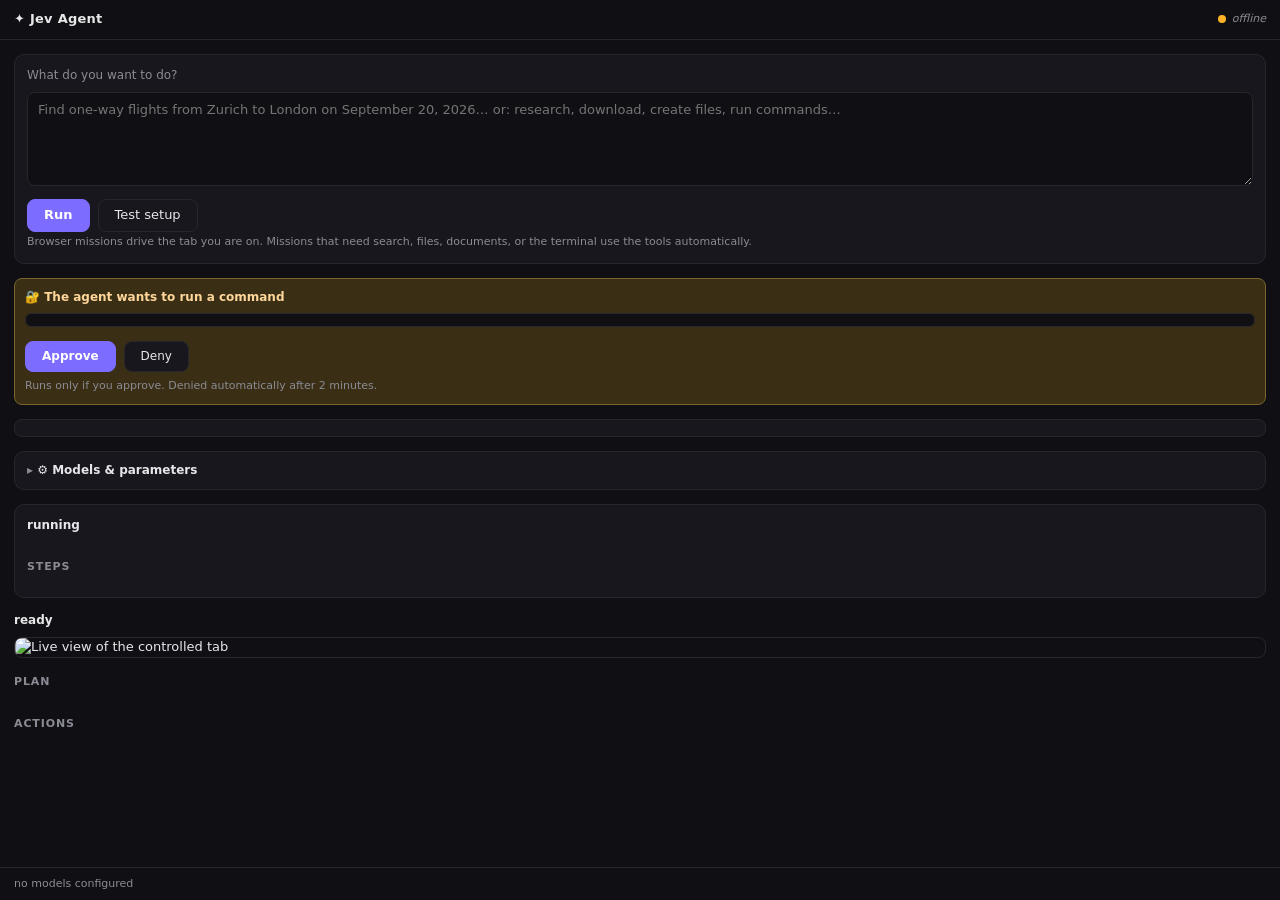
<file: extension/sidebar/sidebar.html>
<!doctype html>
<html lang="en">
  <head>
    <meta charset="utf-8" />
    <meta name="viewport" content="width=device-width,initial-scale=1" />
    <link rel="stylesheet" href="sidebar.css" />
  </head>
  <body>
    <header>
      <span class="brand">✦ Jev Agent</span>
      <span class="connection" id="connection"><i></i><em>offline</em></span>
    </header>

    <main>
      <section class="composer">
        <label for="goal">What do you want to do?</label>
        <textarea id="goal" rows="4" placeholder="Find one-way flights from Zurich to London on September 20, 2026… or: research, download, create files, run commands…"></textarea>
        <div class="row">
          <button id="run" class="primary">Run</button>
          <button id="stop" hidden>Stop</button>
          <button id="check" title="Check every model connection and show the exact error if one fails">Test setup</button>
        </div>
        <span class="hint">Browser missions drive the tab you are on. Missions that need search, files, documents, or the terminal use the tools automatically.</span>
      </section>

      <div id="approval" role="alert" hidden>
        <div class="approval-title">🔐 The agent wants to run a command</div>
        <code id="approval-command"></code>
        <div class="row">
          <button id="approval-yes" class="primary">Approve</button>
          <button id="approval-no">Deny</button>
        </div>
        <span class="hint">Runs only if you approve. Denied automatically after 2 minutes.</span>
      </div>

      <div id="error" role="alert" hidden></div>
      <div id="providers" class="providers" hidden></div>

      <details id="models-panel" class="panel">
        <summary>⚙️ Models &amp; parameters</summary>
        <div class="presets-label hint">Presets (apply to every role):</div>
        <div class="presets" id="presets"></div>
        <div class="presets-label hint">Profiles (click to apply, × to delete):</div>
        <div class="presets" id="profiles"></div>
        <div class="row profile-row">
          <input type="text" id="profile-name" placeholder="profile name…" maxlength="40" />
          <button id="profile-save" title="Save the current models and parameters under this name">Save</button>
        </div>
        <div id="model-roles"></div>
        <div class="row">
          <button id="refresh-models" title="Fetch the live model list from every provider">Refresh catalogue</button>
          <span class="hint" id="registry-status"></span>
        </div>
      </details>

      <section id="task" hidden>
        <div class="status-line">
          <span id="task-status">running</span>
          <span id="task-meta"></span>
        </div>
        <div id="task-skills" class="chips"></div>
        <div id="thinking" class="thinking" hidden></div>
        <h3>Steps</h3>
        <div id="task-log" class="task-log"></div>
        <div id="task-final" class="final" hidden></div>
      </section>

      <section id="live" hidden>
        <div class="status-line">
          <span id="status">ready</span>
          <span id="step-count"></span>
        </div>
        <img id="screenshot" alt="Live view of the controlled tab" />
        <h3>Plan</h3>
        <ol id="plan" class="plan"></ol>
        <h3>Actions</h3>
        <div id="history" class="history"></div>
      </section>
    </main>

    <footer id="models">no models configured</footer>
    <script src="sidebar.js"></script>
  </body>
</html>
</file>
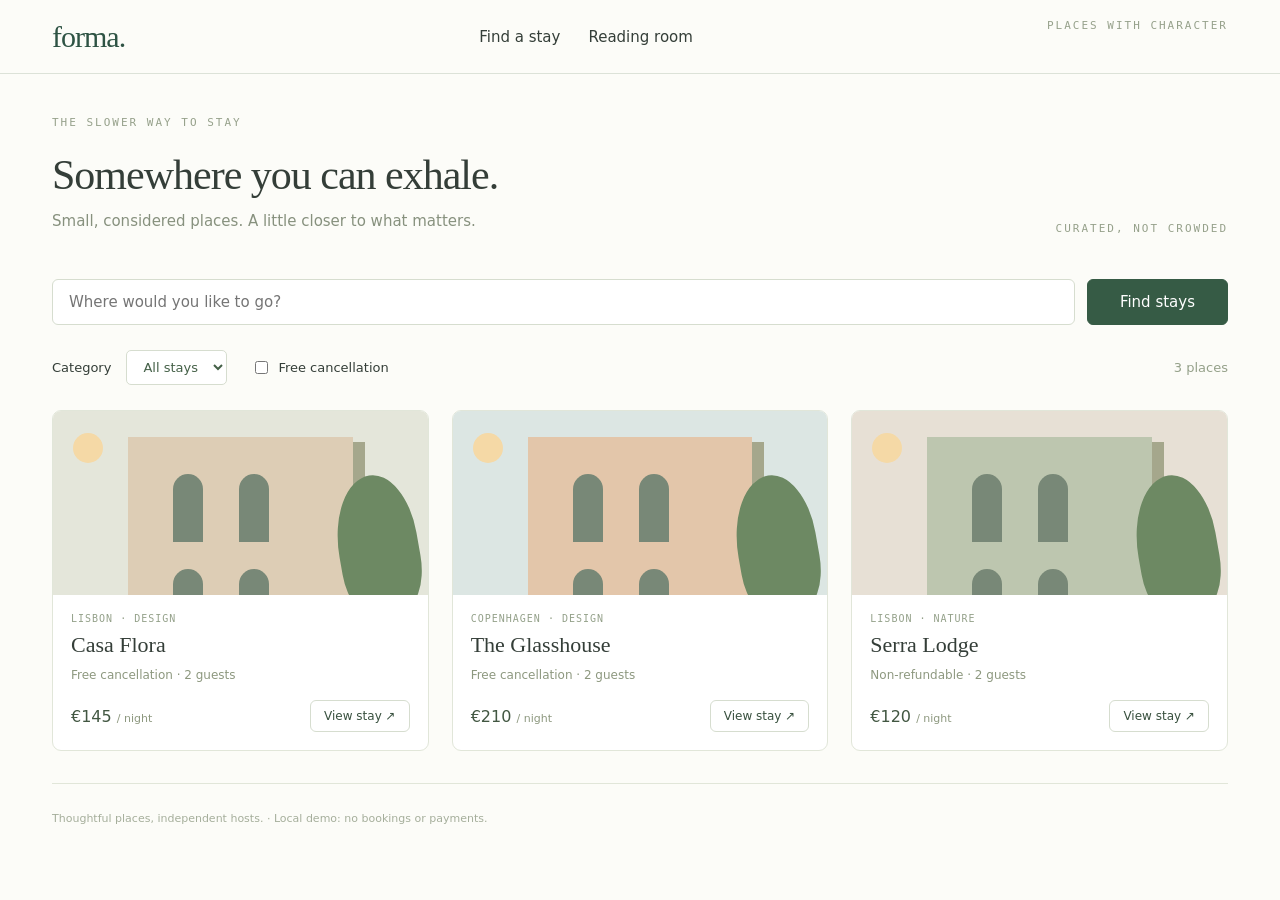
<file: jev_ultrafast/static/fixture.html>
<!doctype html>
<html lang="en">
  <head>
    <meta charset="utf-8" />
    <meta name="viewport" content="width=device-width,initial-scale=1" />
    <title>Forma · Find a place to slow down</title>
    <style>
      * {
        box-sizing: border-box;
      }
      body {
        margin: 0;
        font:
          15px system-ui,
          sans-serif;
        color: #343e38;
        background: #fcfcf8;
        -webkit-font-smoothing: antialiased;
      }
      header {
        height: 74px;
        border-bottom: 1px solid #dce2d8;
        display: flex;
        align-items: center;
        justify-content: space-between;
        padding: 0 52px;
      }
      .logo {
        font-family: Georgia, serif;
        font-size: 30px;
        letter-spacing: -1px;
        color: #2e5344;
      }
      nav {
        display: flex;
        gap: 28px;
      }
      a {
        color: inherit;
        text-decoration: none;
      }
      button,
      input,
      select {
        font: inherit;
      }
      button,
      a,
      select,
      input[type="checkbox"] {
        cursor: pointer;
      }
      button {
        background: white;
        border: 1px solid #d6ddcf;
        border-radius: 6px;
        padding: 10px 16px;
        color: #38503e;
      }
      button:hover {
        background: #edf2e8;
      }
      main {
        padding: 42px 52px;
      }
      h1 {
        font:
          42px Georgia,
          serif;
        margin: 0 0 10px;
        letter-spacing: -1px;
      }
      h2 {
        font:
          22px Georgia,
          serif;
        margin: 0;
      }
      p {
        line-height: 1.6;
        color: #87917e;
        margin: 8px 0 24px;
      }
      .topline {
        display: flex;
        justify-content: space-between;
        align-items: end;
      }
      .edition {
        font:
          11px ui-monospace,
          monospace;
        letter-spacing: 2px;
        color: #96a18b;
        margin-bottom: 22px;
      }
      .search {
        display: flex;
        gap: 12px;
        margin-top: 22px;
      }
      input[type="search"] {
        flex: 1;
        min-width: 0;
        border: 1px solid #d6ddcf;
        border-radius: 6px;
        padding: 13px 16px;
        background: white;
        color: #344c3c;
      }
      .search button {
        background: #365b45;
        color: white;
        padding: 10px 32px;
        border-color: #365b45;
      }
      .filters {
        display: flex;
        gap: 24px;
        align-items: center;
        margin: 25px 0;
        font-size: 13px;
      }
      .filters select {
        margin-left: 8px;
        padding: 8px 12px;
        border: 1px solid #d6ddcf;
        border-radius: 5px;
        background: white;
        color: #446047;
      }
      input[type="checkbox"] {
        accent-color: #42684b;
      }
      .filters label {
        display: flex;
        gap: 7px;
        align-items: center;
      }
      .filters .count {
        margin-left: auto;
        color: #94a089;
      }
      .grid {
        display: grid;
        grid-template-columns: repeat(3, 1fr);
        gap: 23px;
      }
      .card {
        border: 1px solid #e1e6d9;
        border-radius: 9px;
        overflow: hidden;
        background: white;
      }
      .photo {
        height: 184px;
        position: relative;
        overflow: hidden;
        background: #e4e6da;
      }
      .photo:before {
        content: "";
        position: absolute;
        left: 20%;
        top: 26px;
        width: 60%;
        height: 170px;
        background: #ddcdb5;
        box-shadow: 12px 5px 0 #a5a78c;
      }
      .photo:after {
        content: "";
        position: absolute;
        left: 32%;
        top: 63px;
        width: 30px;
        height: 68px;
        border-radius: 18px 18px 0 0;
        background: #788877;
        box-shadow:
          66px 0 #788877,
          0 95px #788877,
          66px 95px #788877;
      }
      .photo .tree {
        position: absolute;
        z-index: 1;
        bottom: -20px;
        right: 10px;
        width: 80px;
        height: 140px;
        border-radius: 65% 55% 45% 40%;
        background: #6d8963;
        transform: rotate(-10deg);
      }
      .photo .sun {
        position: absolute;
        left: 20px;
        top: 22px;
        width: 30px;
        height: 30px;
        border-radius: 50%;
        background: #f5d9a6;
      }
      .card:nth-child(2) .photo {
        background: #dce6e3;
      }
      .card:nth-child(2) .photo:before {
        background: #e3c6aa;
      }
      .card:nth-child(3) .photo {
        background: #e7e0d5;
      }
      .card:nth-child(3) .photo:before {
        background: #bdc6af;
      }
      .card-body {
        padding: 18px;
      }
      .location {
        font:
          10px ui-monospace,
          monospace;
        letter-spacing: 1px;
        color: #94a18a;
        margin-bottom: 8px;
      }
      .meta {
        font-size: 12px;
        margin: 10px 0 18px;
        color: #8d987f;
      }
      .card-bottom {
        display: flex;
        align-items: center;
        justify-content: space-between;
      }
      .price {
        font-size: 16px;
        color: #425742;
      }
      .price span {
        font-size: 11px;
        color: #8d987f;
      }
      .card-bottom button {
        font-size: 12px;
        padding: 8px 13px;
      }
      .empty {
        padding: 45px;
        text-align: center;
        border: 1px dashed #cbd6c2;
      }
      .detail {
        display: grid;
        grid-template-columns: 1fr 1fr;
        gap: 35px;
        margin-top: 20px;
      }
      .detail .photo {
        height: 370px;
        border-radius: 12px;
      }
      .detail .photo:before {
        width: 65%;
        height: 350px;
        top: 40px;
      }
      .detail .photo:after {
        top: 100px;
        left: 30%;
        width: 50px;
        height: 95px;
        box-shadow:
          105px 0 #788877,
          0 130px #788877,
          105px 130px #788877;
      }
      .detail-copy {
        padding-top: 28px;
      }
      .success {
        padding: 12px 16px;
        background: #edf3e5;
        color: #628250;
        border-radius: 6px;
        font-size: 13px;
        margin-top: 24px;
      }
      .articles {
        display: grid;
        gap: 18px;
      }
      .article {
        padding: 23px;
        border: 1px solid #dce3d4;
        border-radius: 7px;
        background: white;
      }
      .article a {
        display: block;
        font:
          23px Georgia,
          serif;
        color: #304c36;
      }
      .article p {
        margin: 10px 0 0;
      }
      .article-tag {
        font:
          10px ui-monospace,
          monospace;
        letter-spacing: 1px;
        color: #9aa58d;
        margin-bottom: 10px;
      }
      .article-content {
        max-width: 690px;
      }
      .article-content p {
        color: #5a6752;
        font-size: 17px;
      }
      .back {
        font-size: 13px;
        display: inline-block;
        margin-bottom: 20px;
      }
      .fixture-note {
        font-size: 10px;
        color: #a4ad9b;
        margin-top: 24px;
      }
      footer {
        font-size: 11px;
        color: #a5ae9b;
        padding-top: 28px;
        border-top: 1px solid #e1e6d9;
        margin-top: 32px;
      }
    </style>
  </head>
  <body>
    <header>
      <a href="#" class="logo" id="home">forma.</a>
      <nav>
        <a href="#" id="stays">Find a stay</a
        ><a href="#reading" id="reading">Reading room</a>
      </nav>
      <span class="edition">PLACES WITH CHARACTER</span>
    </header>
    <main id="content"></main>
    <script>
      const root = document.getElementById("content");
      let query = "",
        category = "all",
        free = false,
        searched = false;
      const places = [
        {
          name: "Casa Flora",
          city: "Lisbon",
          category: "Design",
          free: true,
          price: 145,
          description:
            "A quiet courtyard, warm terracotta, and light that stays all afternoon.",
        },
        {
          name: "The Glasshouse",
          city: "Copenhagen",
          category: "Design",
          free: true,
          price: 210,
          description: "An airy studio tucked into a green corner of the city.",
        },
        {
          name: "Serra Lodge",
          city: "Lisbon",
          category: "Nature",
          free: false,
          price: 120,
          description: "A hillside retreat for slower mornings and long walks.",
        },
      ];
      function art() {
        return '<div class="photo"><span class="sun"></span><span class="tree"></span></div>';
      }
      function travel() {
        document.title = "Forma · Find a place to slow down";
        root.innerHTML = `<div class="topline"><div><div class="edition">THE SLOWER WAY TO STAY</div><h1>Somewhere you can exhale.</h1><p>Small, considered places. A little closer to what matters.</p></div><div class="edition">CURATED, NOT CROWDED</div></div><form class="search" id="search"><input type="search" id="destination" name="destination" aria-label="Destination" placeholder="Where would you like to go?" autocomplete="off"><button type="submit">Find stays</button></form><div class="filters"><label>Category <select id="category" name="category" aria-label="Stay category"><option value="all">All stays</option><option value="Design">Design</option><option value="Nature">Nature</option><option value="Coastal">Coastal</option></select></label><label><input type="checkbox" id="free" name="cancellation"> Free cancellation</label><span class="count" id="count"></span></div><div class="grid" id="results"></div><footer>Thoughtful places, independent hosts. <span> · Local demo: no bookings or payments.</span></footer>`;
        document.getElementById("destination").value = query;
        document.getElementById("category").value = category;
        document.getElementById("free").checked = free;
        document.getElementById("search").onsubmit = (e) => {
          e.preventDefault();
          query = document.getElementById("destination").value;
          searched = true;
          results();
        };
        document.getElementById("category").onchange = (e) => {
          category = e.target.value;
          results();
        };
        document.getElementById("free").onchange = (e) => {
          free = e.target.checked;
          results();
        };
        results();
      }
      function results() {
        const rows = places.filter(
          (p) =>
            (!searched ||
              p.city.toLowerCase().includes(query.trim().toLowerCase())) &&
            (category === "all" || p.category === category) &&
            (!free || p.free),
        );
        document.getElementById("count").textContent =
          `${rows.length} place${rows.length === 1 ? "" : "s"}${searched ? " in " + query : ""}`;
        const target = document.getElementById("results");
        target.innerHTML = rows.length
          ? rows
              .map(
                (p) =>
                  `<article class="card">${art()}<div class="card-body"><div class="location">${p.city.toUpperCase()} · ${p.category.toUpperCase()}</div><h2>${p.name}</h2><div class="meta">${p.free ? "Free cancellation" : "Non-refundable"} · 2 guests</div><div class="card-bottom"><div class="price">€${p.price} <span>/ night</span></div><button type="button" data-place="${p.name}" aria-label="View ${p.name}">View stay ↗</button></div></div></article>`,
              )
              .join("")
          : '<div class="empty">No places match these filters. Try another destination or category.</div>';
        target
          .querySelectorAll("button")
          .forEach(
            (b) =>
              (b.onclick = () =>
                detail(places.find((p) => p.name === b.dataset.place))),
          );
      }
      function detail(p) {
        location.hash = p.name.toLowerCase().replaceAll(" ", "-");
        document.title = `${p.name} · Forma`;
        root.innerHTML = `<button type="button" class="back" id="back">← All stays</button><div class="detail">${art()}<div class="detail-copy"><div class="edition">${p.city.toUpperCase()} · ${p.category.toUpperCase()}</div><h1>${p.name}</h1><p>${p.description}</p><div class="price">€${p.price} <span>/ night · 2 guests</span></div><div class="success">${p.free ? "Free cancellation included" : "Non-refundable stay"}</div><p class="fixture-note">Your filters: ${category} · Free cancellation ${free ? "enabled" : "off"} · Destination ${query || "anywhere"}</p></div></div><footer>Local demo property. No reservation has been made.</footer>`;
        document.getElementById("back").onclick = () => {
          location.hash = "";
          travel();
        };
      }
      const articles = [
        {
          id: "choices",
          tag: "AGENTS · 6 MIN",
          title: "A browser is a choice, not a conversation",
          description:
            "How finite action sets turn visible elements into a fast browser control loop.",
        },
        {
          id: "latency",
          tag: "SYSTEMS · 4 MIN",
          title: "Where the milliseconds go",
          description:
            "Measuring network latency, model decisions, and page settling separately.",
        },
        {
          id: "uncertainty",
          tag: "RESEARCH · 5 MIN",
          title: "Confidence is not correctness",
          description:
            "What a peaked distribution can and cannot tell you about an outcome.",
        },
      ];
      function research() {
        document.title = "Forma · Reading room";
        root.innerHTML =
          '<div class="edition">NOTES FROM THE LAB</div><h1>Ideas worth opening.</h1><p>Small experiments in how software sees and acts.</p><div class="articles">' +
          articles
            .map(
              (a) =>
                `<article class="article"><div class="article-tag">${a.tag}</div><a href="#${a.id}" data-article="${a.id}">${a.title}</a><p>${a.description}</p></article>`,
            )
            .join("") +
          "</div><footer>Local reading fixture · Three original demo articles</footer>";
        root
          .querySelectorAll("[data-article]")
          .forEach((a) => (a.onclick = () => article(a.dataset.article)));
      }
      function article(id) {
        const a = articles.find((a) => a.id === id);
        document.title = a.title + " · Forma";
        root.innerHTML = `<button type="button" class="back" id="back">← Reading room</button><div class="article-content"><div class="edition">${a.tag}</div><h1>${a.title}</h1><p>${a.description}</p>${id === "choices" ? "<p>Observe the browser’s accessibility tree. Enumerate the actions that are actually available. Ask a choice model for the next action, execute it, then observe again.</p><p>Links, buttons, checkboxes, and dropdown values already form a finite vocabulary. Text fields need a separate value generator. The model chooses the field; a small language model supplies the words.</p><p>Freshness is part of correctness. Bind every decision to its observed page state. If the page changes before execution, discard the decision and observe again.</p>" : "<p>Measure the complete loop against an observable result. A valid action and a confident decision do not by themselves prove that the task succeeded.</p>"}</div><footer>End of article · Local demo content</footer>`;
        document.getElementById("back").onclick = research;
      }
      document.getElementById("home").onclick = (e) => {
        e.preventDefault();
        travel();
      };
      document.getElementById("stays").onclick = (e) => {
        e.preventDefault();
        travel();
      };
      document.getElementById("reading").onclick = research;
      new URLSearchParams(location.search).get("scenario") === "research"
        ? research()
        : travel();
    </script>
  </body>
</html>
</file>
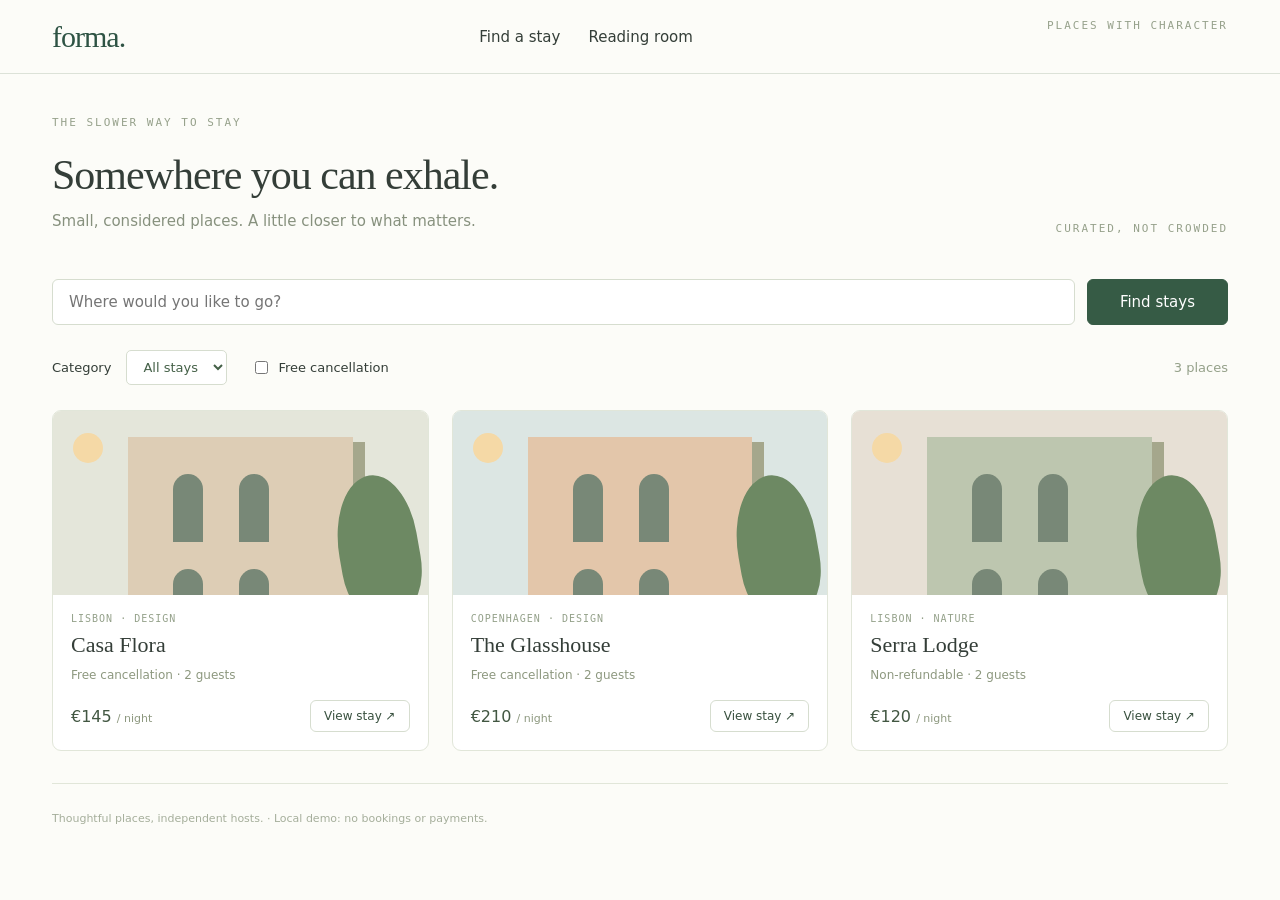
<file: src/static/fixture.html>
<!doctype html>
<html lang="en">
  <head>
    <meta charset="utf-8" />
    <meta name="viewport" content="width=device-width,initial-scale=1" />
    <title>Forma · Find a place to slow down</title>
    <style>
      * {
        box-sizing: border-box;
      }
      body {
        margin: 0;
        font:
          15px system-ui,
          sans-serif;
        color: #343e38;
        background: #fcfcf8;
        -webkit-font-smoothing: antialiased;
      }
      header {
        height: 74px;
        border-bottom: 1px solid #dce2d8;
        display: flex;
        align-items: center;
        justify-content: space-between;
        padding: 0 52px;
      }
      .logo {
        font-family: Georgia, serif;
        font-size: 30px;
        letter-spacing: -1px;
        color: #2e5344;
      }
      nav {
        display: flex;
        gap: 28px;
      }
      a {
        color: inherit;
        text-decoration: none;
      }
      button,
      input,
      select {
        font: inherit;
      }
      button,
      a,
      select,
      input[type="checkbox"] {
        cursor: pointer;
      }
      button {
        background: white;
        border: 1px solid #d6ddcf;
        border-radius: 6px;
        padding: 10px 16px;
        color: #38503e;
      }
      button:hover {
        background: #edf2e8;
      }
      main {
        padding: 42px 52px;
      }
      h1 {
        font:
          42px Georgia,
          serif;
        margin: 0 0 10px;
        letter-spacing: -1px;
      }
      h2 {
        font:
          22px Georgia,
          serif;
        margin: 0;
      }
      p {
        line-height: 1.6;
        color: #87917e;
        margin: 8px 0 24px;
      }
      .topline {
        display: flex;
        justify-content: space-between;
        align-items: end;
      }
      .edition {
        font:
          11px ui-monospace,
          monospace;
        letter-spacing: 2px;
        color: #96a18b;
        margin-bottom: 22px;
      }
      .search {
        display: flex;
        gap: 12px;
        margin-top: 22px;
      }
      input[type="search"] {
        flex: 1;
        min-width: 0;
        border: 1px solid #d6ddcf;
        border-radius: 6px;
        padding: 13px 16px;
        background: white;
        color: #344c3c;
      }
      .search button {
        background: #365b45;
        color: white;
        padding: 10px 32px;
        border-color: #365b45;
      }
      .filters {
        display: flex;
        gap: 24px;
        align-items: center;
        margin: 25px 0;
        font-size: 13px;
      }
      .filters select {
        margin-left: 8px;
        padding: 8px 12px;
        border: 1px solid #d6ddcf;
        border-radius: 5px;
        background: white;
        color: #446047;
      }
      input[type="checkbox"] {
        accent-color: #42684b;
      }
      .filters label {
        display: flex;
        gap: 7px;
        align-items: center;
      }
      .filters .count {
        margin-left: auto;
        color: #94a089;
      }
      .grid {
        display: grid;
        grid-template-columns: repeat(3, 1fr);
        gap: 23px;
      }
      .card {
        border: 1px solid #e1e6d9;
        border-radius: 9px;
        overflow: hidden;
        background: white;
      }
      .photo {
        height: 184px;
        position: relative;
        overflow: hidden;
        background: #e4e6da;
      }
      .photo:before {
        content: "";
        position: absolute;
        left: 20%;
        top: 26px;
        width: 60%;
        height: 170px;
        background: #ddcdb5;
        box-shadow: 12px 5px 0 #a5a78c;
      }
      .photo:after {
        content: "";
        position: absolute;
        left: 32%;
        top: 63px;
        width: 30px;
        height: 68px;
        border-radius: 18px 18px 0 0;
        background: #788877;
        box-shadow:
          66px 0 #788877,
          0 95px #788877,
          66px 95px #788877;
      }
      .photo .tree {
        position: absolute;
        z-index: 1;
        bottom: -20px;
        right: 10px;
        width: 80px;
        height: 140px;
        border-radius: 65% 55% 45% 40%;
        background: #6d8963;
        transform: rotate(-10deg);
      }
      .photo .sun {
        position: absolute;
        left: 20px;
        top: 22px;
        width: 30px;
        height: 30px;
        border-radius: 50%;
        background: #f5d9a6;
      }
      .card:nth-child(2) .photo {
        background: #dce6e3;
      }
      .card:nth-child(2) .photo:before {
        background: #e3c6aa;
      }
      .card:nth-child(3) .photo {
        background: #e7e0d5;
      }
      .card:nth-child(3) .photo:before {
        background: #bdc6af;
      }
      .card-body {
        padding: 18px;
      }
      .location {
        font:
          10px ui-monospace,
          monospace;
        letter-spacing: 1px;
        color: #94a18a;
        margin-bottom: 8px;
      }
      .meta {
        font-size: 12px;
        margin: 10px 0 18px;
        color: #8d987f;
      }
      .card-bottom {
        display: flex;
        align-items: center;
        justify-content: space-between;
      }
      .price {
        font-size: 16px;
        color: #425742;
      }
      .price span {
        font-size: 11px;
        color: #8d987f;
      }
      .card-bottom button {
        font-size: 12px;
        padding: 8px 13px;
      }
      .empty {
        padding: 45px;
        text-align: center;
        border: 1px dashed #cbd6c2;
      }
      .detail {
        display: grid;
        grid-template-columns: 1fr 1fr;
        gap: 35px;
        margin-top: 20px;
      }
      .detail .photo {
        height: 370px;
        border-radius: 12px;
      }
      .detail .photo:before {
        width: 65%;
        height: 350px;
        top: 40px;
      }
      .detail .photo:after {
        top: 100px;
        left: 30%;
        width: 50px;
        height: 95px;
        box-shadow:
          105px 0 #788877,
          0 130px #788877,
          105px 130px #788877;
      }
      .detail-copy {
        padding-top: 28px;
      }
      .success {
        padding: 12px 16px;
        background: #edf3e5;
        color: #628250;
        border-radius: 6px;
        font-size: 13px;
        margin-top: 24px;
      }
      .articles {
        display: grid;
        gap: 18px;
      }
      .article {
        padding: 23px;
        border: 1px solid #dce3d4;
        border-radius: 7px;
        background: white;
      }
      .article a {
        display: block;
        font:
          23px Georgia,
          serif;
        color: #304c36;
      }
      .article p {
        margin: 10px 0 0;
      }
      .article-tag {
        font:
          10px ui-monospace,
          monospace;
        letter-spacing: 1px;
        color: #9aa58d;
        margin-bottom: 10px;
      }
      .article-content {
        max-width: 690px;
      }
      .article-content p {
        color: #5a6752;
        font-size: 17px;
      }
      .back {
        font-size: 13px;
        display: inline-block;
        margin-bottom: 20px;
      }
      .fixture-note {
        font-size: 10px;
        color: #a4ad9b;
        margin-top: 24px;
      }
      footer {
        font-size: 11px;
        color: #a5ae9b;
        padding-top: 28px;
        border-top: 1px solid #e1e6d9;
        margin-top: 32px;
      }
    </style>
  </head>
  <body>
    <header>
      <a href="#" class="logo" id="home">forma.</a>
      <nav>
        <a href="#" id="stays">Find a stay</a
        ><a href="#reading" id="reading">Reading room</a>
      </nav>
      <span class="edition">PLACES WITH CHARACTER</span>
    </header>
    <main id="content"></main>
    <script>
      const root = document.getElementById("content");
      let query = "",
        category = "all",
        free = false,
        searched = false;
      const places = [
        {
          name: "Casa Flora",
          city: "Lisbon",
          category: "Design",
          free: true,
          price: 145,
          description:
            "A quiet courtyard, warm terracotta, and light that stays all afternoon.",
        },
        {
          name: "The Glasshouse",
          city: "Copenhagen",
          category: "Design",
          free: true,
          price: 210,
          description: "An airy studio tucked into a green corner of the city.",
        },
        {
          name: "Serra Lodge",
          city: "Lisbon",
          category: "Nature",
          free: false,
          price: 120,
          description: "A hillside retreat for slower mornings and long walks.",
        },
      ];
      function art() {
        return '<div class="photo"><span class="sun"></span><span class="tree"></span></div>';
      }
      function travel() {
        document.title = "Forma · Find a place to slow down";
        root.innerHTML = `<div class="topline"><div><div class="edition">THE SLOWER WAY TO STAY</div><h1>Somewhere you can exhale.</h1><p>Small, considered places. A little closer to what matters.</p></div><div class="edition">CURATED, NOT CROWDED</div></div><form class="search" id="search"><input type="search" id="destination" name="destination" aria-label="Destination" placeholder="Where would you like to go?" autocomplete="off"><button type="submit">Find stays</button></form><div class="filters"><label>Category <select id="category" name="category" aria-label="Stay category"><option value="all">All stays</option><option value="Design">Design</option><option value="Nature">Nature</option><option value="Coastal">Coastal</option></select></label><label><input type="checkbox" id="free" name="cancellation"> Free cancellation</label><span class="count" id="count"></span></div><div class="grid" id="results"></div><footer>Thoughtful places, independent hosts. <span> · Local demo: no bookings or payments.</span></footer>`;
        document.getElementById("destination").value = query;
        document.getElementById("category").value = category;
        document.getElementById("free").checked = free;
        document.getElementById("search").onsubmit = (e) => {
          e.preventDefault();
          query = document.getElementById("destination").value;
          searched = true;
          results();
        };
        document.getElementById("category").onchange = (e) => {
          category = e.target.value;
          results();
        };
        document.getElementById("free").onchange = (e) => {
          free = e.target.checked;
          results();
        };
        results();
      }
      function results() {
        const rows = places.filter(
          (p) =>
            (!searched ||
              p.city.toLowerCase().includes(query.trim().toLowerCase())) &&
            (category === "all" || p.category === category) &&
            (!free || p.free),
        );
        document.getElementById("count").textContent =
          `${rows.length} places${searched ? " in " + query : ""}`;
        const target = document.getElementById("results");
        target.innerHTML = rows.length
          ? rows
              .map(
                (p) =>
                  `<article class="card">${art()}<div class="card-body"><div class="location">${p.city.toUpperCase()} · ${p.category.toUpperCase()}</div><h2>${p.name}</h2><div class="meta">${p.free ? "Free cancellation" : "Non-refundable"} · 2 guests</div><div class="card-bottom"><div class="price">€${p.price} <span>/ night</span></div><button type="button" data-place="${p.name}" aria-label="View ${p.name}">View stay ↗</button></div></div></article>`,
              )
              .join("")
          : '<div class="empty">No places match these filters. Try another destination or category.</div>';
        target
          .querySelectorAll("button")
          .forEach(
            (b) =>
              (b.onclick = () =>
                detail(places.find((p) => p.name === b.dataset.place))),
          );
      }
      function detail(p) {
        location.hash = p.name.toLowerCase().replaceAll(" ", "-");
        document.title = `${p.name} · Forma`;
        root.innerHTML = `<button type="button" class="back" id="back">← All stays</button><div class="detail">${art()}<div class="detail-copy"><div class="edition">${p.city.toUpperCase()} · ${p.category.toUpperCase()}</div><h1>${p.name}</h1><p>${p.description}</p><div class="price">€${p.price} <span>/ night · 2 guests</span></div><div class="success">${p.free ? "Free cancellation included" : "Non-refundable stay"}</div><p class="fixture-note">Your filters: ${category} · Free cancellation ${free ? "enabled" : "off"} · Destination ${query || "anywhere"}</p></div></div><footer>Local demo property. No reservation has been made.</footer>`;
        document.getElementById("back").onclick = () => {
          location.hash = "";
          travel();
        };
      }
      const articles = [
        {
          id: "choices",
          tag: "AGENTS · 6 MIN",
          title: "A browser is a choice, not a conversation",
          description:
            "How finite action sets turn visible elements into a fast browser control loop.",
        },
        {
          id: "latency",
          tag: "SYSTEMS · 4 MIN",
          title: "Where the milliseconds go",
          description:
            "Measuring network latency, model decisions, and page settling separately.",
        },
        {
          id: "uncertainty",
          tag: "RESEARCH · 5 MIN",
          title: "Confidence is not correctness",
          description:
            "What a peaked distribution can and cannot tell you about an outcome.",
        },
      ];
      function research() {
        document.title = "Forma · Reading room";
        root.innerHTML =
          '<div class="edition">NOTES FROM THE LAB</div><h1>Ideas worth opening.</h1><p>Small experiments in how software sees and acts.</p><div class="articles">' +
          articles
            .map(
              (a) =>
                `<article class="article"><div class="article-tag">${a.tag}</div><a href="#${a.id}" data-article="${a.id}">${a.title}</a><p>${a.description}</p></article>`,
            )
            .join("") +
          "</div><footer>Local reading fixture · Three original demo articles</footer>";
        root
          .querySelectorAll("[data-article]")
          .forEach((a) => (a.onclick = () => article(a.dataset.article)));
      }
      function article(id) {
        const a = articles.find((a) => a.id === id);
        document.title = a.title + " · Forma";
        root.innerHTML = `<button type="button" class="back" id="back">← Reading room</button><div class="article-content"><div class="edition">${a.tag}</div><h1>${a.title}</h1><p>${a.description}</p>${id === "choices" ? "<p>Observe the browser’s accessibility tree. Enumerate the actions that are actually available. Ask a choice model for the next action, execute it, then observe again.</p><p>Links, buttons, checkboxes, and dropdown values already form a finite vocabulary. Text fields need a separate value generator. The model chooses the field; a small language model supplies the words.</p><p>Freshness is part of correctness. Bind every decision to its observed page state. If the page changes before execution, discard the decision and observe again.</p>" : "<p>Measure the complete loop against an observable result. A valid action and a confident decision do not by themselves prove that the task succeeded.</p>"}</div><footer>End of article · Local demo content</footer>`;
        document.getElementById("back").onclick = research;
      }
      document.getElementById("home").onclick = (e) => {
        e.preventDefault();
        travel();
      };
      document.getElementById("stays").onclick = (e) => {
        e.preventDefault();
        travel();
      };
      document.getElementById("reading").onclick = research;
      new URLSearchParams(location.search).get("scenario") === "research"
        ? research()
        : travel();
    </script>
  </body>
</html>
</file>
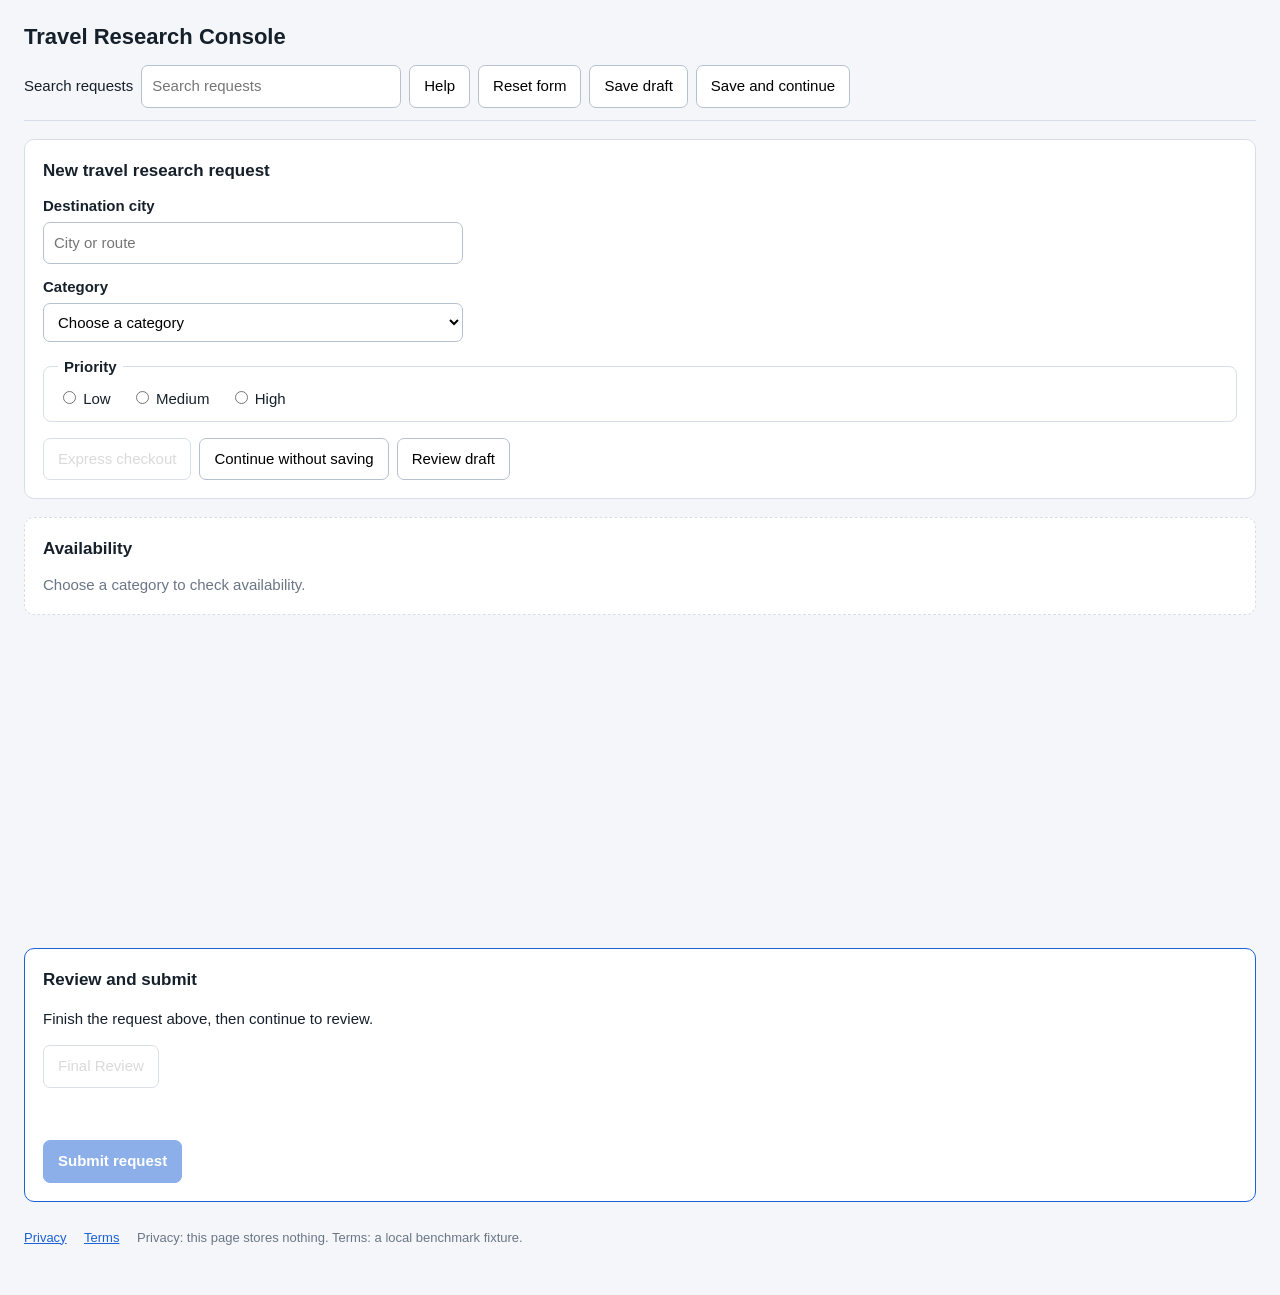
<file: tests/fixtures/jev_complex_benchmark.html>
<!doctype html>
<html lang="en">
<head>
<meta charset="utf-8">
<meta name="viewport" content="width=device-width, initial-scale=1">
<title>Travel Research Request — Jev Benchmark</title>
<!--
  Deterministic Jev capability benchmark.

  A fixed page whose whole outcome is decidable from the DOM, so the agent's
  operation judgment, target selection and probability output can be measured
  without an external website changing underneath the run.

  Required canonical path (9 decisions):
    1 TYPE_TEXT  destination  "Zurich to London"
    2 SELECT     category     Flights
    3 CLICK      High priority
    4 WAIT       Continue has not appeared yet (650 ms)
    5 CLICK      Continue
    6 SCROLL_DOWN           review section is below the fold
    7 CLICK      Final Review
    8 CLICK      Submit request
    9 DONE

  Distractors are deliberately tempting: a search box, a near-identical
  "Save and continue", a "Continue without saving", a disabled checkout, and a
  Reset form that really does clear the request.

  Every durable fact is mirrored into <body> data-* attributes so an
  independent validator can read the outcome with one DOM read. Those
  attributes carry no visible text, so they never leak into the agent's
  observation.
-->
<style>
  :root { color-scheme: light; }
  * { box-sizing: border-box; }
  body {
    margin: 0; padding: 0 24px 48px;
    font: 15px/1.5 -apple-system, "Segoe UI", Roboto, Helvetica, Arial, sans-serif;
    color: #16202b; background: #f4f6f9;
  }
  h1 { font-size: 22px; margin: 0; }
  h2 { font-size: 17px; margin: 0 0 12px; }
  header { padding: 20px 0 12px; border-bottom: 1px solid #d7dee8; }
  .bar { display: flex; flex-wrap: wrap; gap: 8px; align-items: center; margin-top: 12px; }
  section { background: #fff; border: 1px solid #d7dee8; border-radius: 10px; padding: 18px; margin-top: 18px; }
  label.field { display: block; font-weight: 600; margin: 12px 0 4px; }
  input[type="text"], input[type="search"], select {
    width: 100%; max-width: 420px; padding: 9px 10px; font: inherit;
    border: 1px solid #b6c1cf; border-radius: 7px; background: #fff;
  }
  button {
    font: inherit; padding: 9px 14px; border: 1px solid #b6c1cf;
    border-radius: 7px; background: #fff; cursor: pointer;
  }
  button.primary { background: #1b62d6; border-color: #1b62d6; color: #fff; font-weight: 600; }
  button:disabled { opacity: .5; cursor: not-allowed; }
  fieldset { border: 1px solid #d7dee8; border-radius: 8px; margin: 14px 0 0; padding: 10px 14px; }
  legend { font-weight: 600; padding: 0 6px; }
  .radio { margin-right: 16px; font-weight: 400; }
  #async-region { border-style: dashed; }
  #async-status { margin: 0; color: #6a7686; }
  /* One scroll step is 560 px, so this keeps the review section below the fold
     at rest while putting "Final Review" comfortably inside the viewport after
     exactly one scroll — the canonical path in the header comment. */
  .spacer { height: 315px; }
  #review { border-color: #1b62d6; }
  dl { margin: 14px 0; }
  dt { font-weight: 600; float: left; clear: left; width: 130px; }
  dd { margin: 0 0 6px 140px; }
  #review-note { color: #a3470f; min-height: 1.5em; }
  #success { border-color: #1d8a4e; background: #eefaf2; }
  #success strong { color: #14663a; }
  footer { margin-top: 26px; color: #6a7686; font-size: 13px; }
  footer a { color: #1b62d6; margin-right: 14px; }
</style>
</head>
<body data-destination="" data-category="" data-priority="" data-continued="false"
      data-reviewed="false" data-submitted="false" data-async-done="false"
      data-scrolled="false" data-max-scroll="0" data-distractor-clicks="0">

<header>
  <h1>Travel Research Console</h1>
  <div class="bar">
    <label for="search">Search requests</label>
    <input id="search" type="search" placeholder="Search requests" style="max-width:260px">
    <button id="help" type="button">Help</button>
    <button id="reset" type="button">Reset form</button>
    <button id="save-draft" type="button">Save draft</button>
    <button id="save-continue" type="button">Save and continue</button>
  </div>
</header>

<main>
  <section id="request">
    <h2>New travel research request</h2>

    <label class="field" for="destination">Destination city</label>
    <input id="destination" type="text" placeholder="City or route" autocomplete="off">

    <label class="field" for="category">Category</label>
    <select id="category">
      <option value="">Choose a category</option>
      <option value="hotels">Hotels</option>
      <option value="flights">Flights</option>
      <option value="trains">Trains</option>
    </select>

    <fieldset>
      <legend>Priority</legend>
      <label class="radio"><input type="radio" name="priority" value="low"> Low</label>
      <label class="radio"><input type="radio" name="priority" value="medium"> Medium</label>
      <label class="radio"><input type="radio" name="priority" value="high"> High</label>
    </fieldset>

    <div class="bar" style="margin-top:16px">
      <button id="express" type="button" disabled>Express checkout</button>
      <button id="continue-unsaved" type="button">Continue without saving</button>
      <button id="draft-review" type="button">Review draft</button>
    </div>
  </section>

  <section id="async-region" aria-live="polite">
    <h2>Availability</h2>
    <p id="async-status">Choose a category to check availability.</p>
    <div id="async-slot"></div>
  </section>

  <div class="spacer" aria-hidden="true"></div>

  <section id="review">
    <h2>Review and submit</h2>
    <p id="review-hint">Finish the request above, then continue to review.</p>
    <button id="final-review" type="button" disabled>Final Review</button>
    <dl id="summary" hidden>
      <dt>Destination</dt><dd id="summary-destination">—</dd>
      <dt>Category</dt><dd id="summary-category">—</dd>
      <dt>Priority</dt><dd id="summary-priority">—</dd>
    </dl>
    <p id="review-note"></p>
    <button id="submit" class="primary" type="button" disabled>Submit request</button>
  </section>

  <section id="success" hidden>
    <h2><strong>Request submitted</strong></h2>
    <p id="success-detail"></p>
  </section>
</main>

<footer>
  <a id="privacy" href="#privacy-note">Privacy</a>
  <a id="terms" href="#terms-note">Terms</a>
  <span id="privacy-note">Privacy: this page stores nothing.</span>
  <span id="terms-note">Terms: a local benchmark fixture.</span>
</footer>

<script>
(() => {
  const body = document.body;
  const destination = document.getElementById('destination');
  const category = document.getElementById('category');
  const status = document.getElementById('async-status');
  const slot = document.getElementById('async-slot');
  const hint = document.getElementById('review-hint');
  const finalReview = document.getElementById('final-review');
  const summary = document.getElementById('summary');
  const note = document.getElementById('review-note');
  const submit = document.getElementById('submit');
  const success = document.getElementById('success');
  const ASYNC_DELAY_MS = 650;
  const DISTRACTORS = ['search', 'help', 'reset', 'save-draft', 'save-continue',
    'continue-unsaved', 'draft-review', 'express'];
  let continued = false;
  let reviewed = false;

  const labels = { hotels: 'Hotels', flights: 'Flights', trains: 'Trains' };
  const priorityLabels = { low: 'Low', medium: 'Medium', high: 'High' };
  const checkedPriority = () => {
    const picked = document.querySelector('input[name="priority"]:checked');
    return picked ? picked.value : '';
  };
  const sync = () => {
    body.dataset.destination = destination.value.trim();
    body.dataset.category = category.value;
    body.dataset.priority = checkedPriority();
    body.dataset.continued = String(continued);
    body.dataset.reviewed = String(reviewed);
  };

  destination.addEventListener('input', sync);
  destination.addEventListener('change', sync);
  for (const radio of document.querySelectorAll('input[name="priority"]')) {
    radio.addEventListener('change', sync);
  }

  // The confirmation control is the deterministic asynchronous state: it only
  // exists for the requested category, and only after ASYNC_DELAY_MS.
  let timer = null;
  category.addEventListener('change', () => {
    sync();
    if (timer) { clearTimeout(timer); timer = null; }
    slot.replaceChildren();
    body.dataset.asyncDone = 'false';
    if (category.value !== 'flights') {
      status.textContent = 'Choose a category to check availability.';
      return;
    }
    status.textContent = 'Checking availability for Flights…';
    timer = setTimeout(() => {
      const button = document.createElement('button');
      button.id = 'continue';
      button.type = 'button';
      button.className = 'primary';
      button.textContent = 'Continue';
      button.addEventListener('click', onContinue);
      slot.replaceChildren(button);
      status.textContent = 'Availability confirmed.';
      body.dataset.asyncDone = 'true';
    }, ASYNC_DELAY_MS);
  });

  const onContinue = () => {
    continued = true;
    sync();
    hint.textContent = 'Request saved. The final review is below — scroll down to continue.';
    finalReview.disabled = false;
  };

  finalReview.addEventListener('click', () => {
    reviewed = true;
    sync();
    document.getElementById('summary-destination').textContent = destination.value.trim() || '—';
    document.getElementById('summary-category').textContent = labels[category.value] || '—';
    document.getElementById('summary-priority').textContent = priorityLabels[checkedPriority()] || '—';
    summary.hidden = false;
    hint.textContent = 'Check the summary, then submit.';
    submit.disabled = false;
  });

  submit.addEventListener('click', () => {
    if (!continued) { note.textContent = 'Continue the request before submitting.'; return; }
    if (!reviewed) { note.textContent = 'Open the final review before submitting.'; return; }
    if (!destination.value.trim() || !category.value || !checkedPriority()) {
      note.textContent = 'Complete the destination, category, and priority before submitting.';
      return;
    }
    note.textContent = '';
    body.dataset.submitted = 'true';
    document.getElementById('success-detail').textContent =
      destination.value.trim() + ' · ' + (labels[category.value] || category.value) +
      ' · ' + (priorityLabels[checkedPriority()] || checkedPriority()) + ' priority';
    success.hidden = false;
  });

  // A real scroll is required: the review section starts below the viewport.
  addEventListener('scroll', () => {
    const y = Math.round(scrollY);
    body.dataset.maxScroll = String(Math.max(Number(body.dataset.maxScroll) || 0, y));
    if (y > 120) body.dataset.scrolled = 'true';
  }, { passive: true });

  // Counts clicks on the tempting-but-wrong controls, for the benchmark report.
  for (const id of DISTRACTORS) {
    const element = document.getElementById(id);
    if (element) element.addEventListener('click', () => {
      body.dataset.distractorClicks = String((Number(body.dataset.distractorClicks) || 0) + 1);
    });
  }

  // Reset form really clears the request, so it is a costly distractor.
  document.getElementById('reset').addEventListener('click', () => {
    destination.value = '';
    category.value = '';
    for (const radio of document.querySelectorAll('input[name="priority"]')) radio.checked = false;
    continued = false;
    reviewed = false;
    slot.replaceChildren();
    status.textContent = 'Choose a category to check availability.';
    body.dataset.asyncDone = 'false';
    hint.textContent = 'Finish the request above, then continue to review.';
    finalReview.disabled = true;
    submit.disabled = true;
    summary.hidden = true;
    success.hidden = true;
    note.textContent = '';
    body.dataset.submitted = 'false';
    sync();
  });

  sync();
})();
</script>
</body>
</html>
</file>
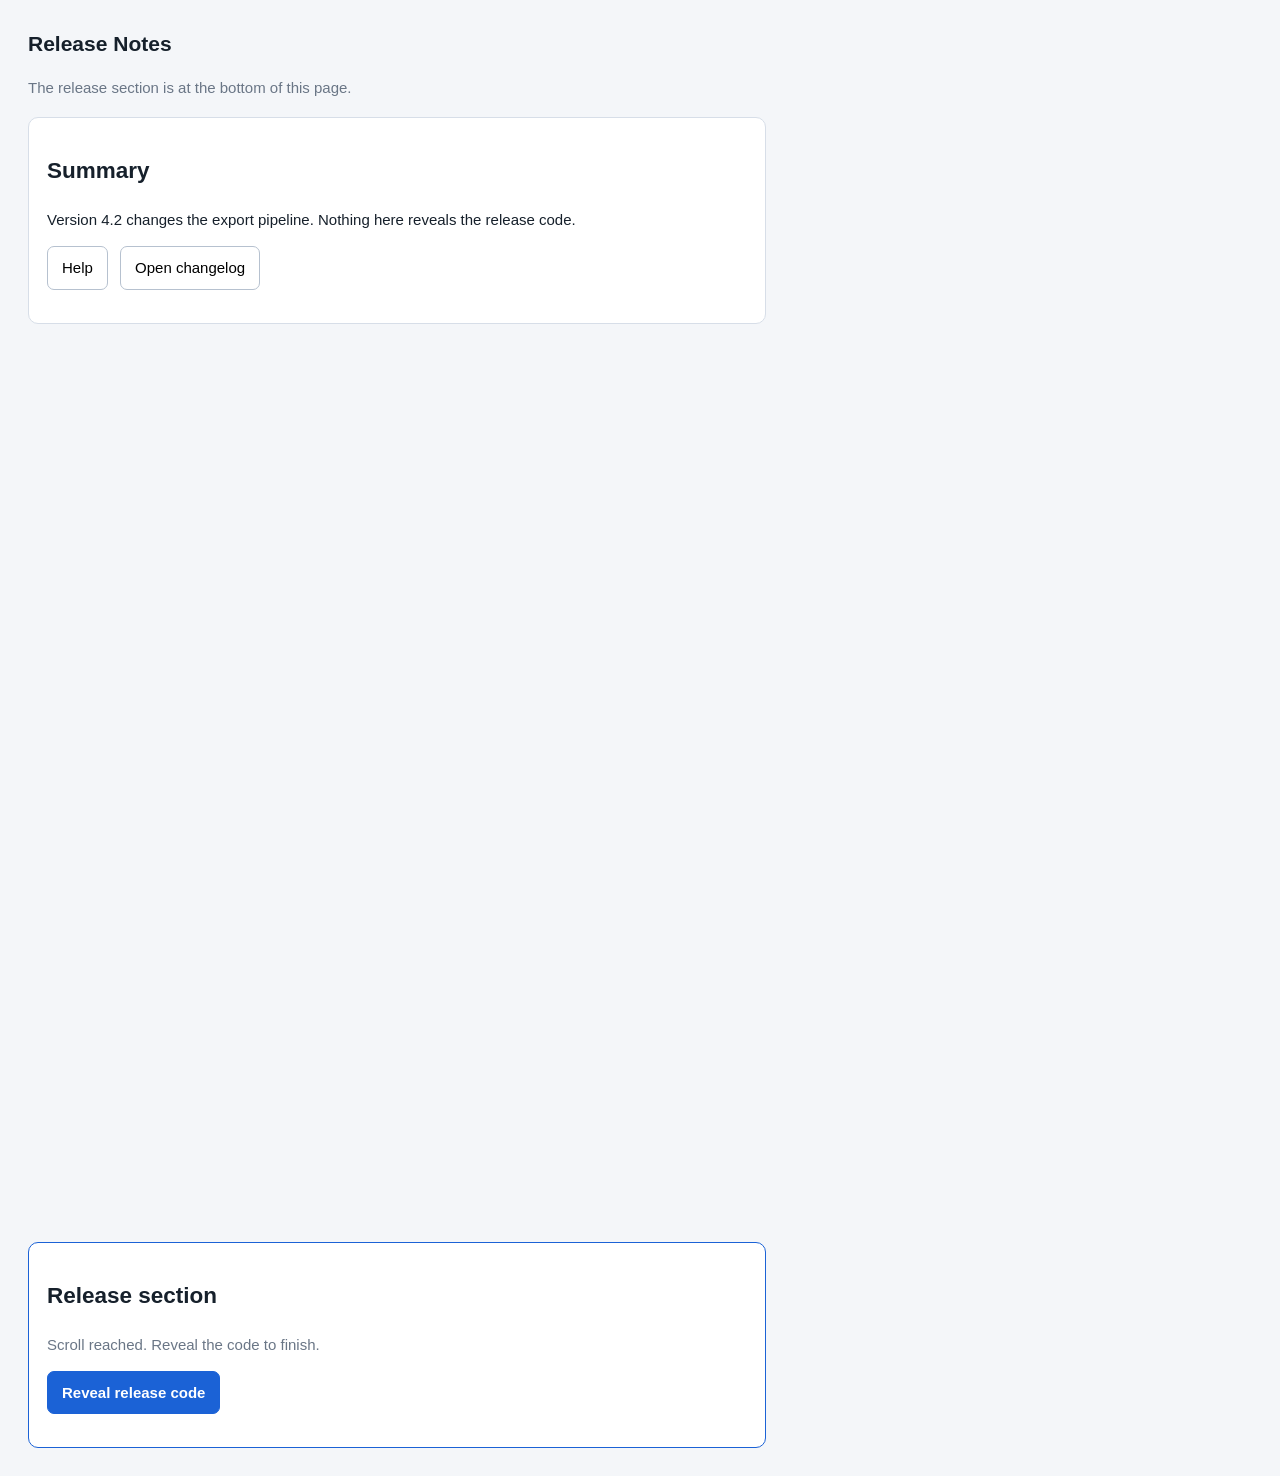
<file: tests/fixtures/jev_scroll_probe.html>
<!doctype html>
<html lang="en">
<head>
<meta charset="utf-8">
<meta name="viewport" content="width=device-width, initial-scale=1">
<title>Release Notes — Jev SCROLL probe</title>
<!--
  PART B / SCROLL live evidence: the only correct control starts below the
  viewport, so the run cannot finish without a real scroll. The page records
  whether it was scrolled and whether the deep control was used.
-->
<style>
  body { margin: 0; padding: 28px; font: 15px/1.55 -apple-system, "Segoe UI", Roboto, sans-serif;
         color: #16202b; background: #f4f6f9; }
  h1 { font-size: 21px; margin: 0 0 4px; }
  section { background: #fff; border: 1px solid #d7dee8; border-radius: 10px;
            padding: 18px; margin-top: 18px; max-width: 700px; }
  button { font: inherit; padding: 9px 14px; border: 1px solid #b6c1cf;
           border-radius: 7px; background: #fff; cursor: pointer; margin-right: 8px; }
  button.primary { background: #1b62d6; border-color: #1b62d6; color: #fff; font-weight: 600; }
  .filler { height: 900px; }
  #code { font: 600 20px/1.4 ui-monospace, SFMono-Regular, Menlo, monospace; }
  #release { border-color: #1b62d6; }
  .muted { color: #6a7686; }
</style>
</head>
<body data-scrolled="false" data-revealed="false" data-max-scroll="0">
<h1>Release Notes</h1>
<p class="muted">The release section is at the bottom of this page.</p>

<section>
  <h2>Summary</h2>
  <p>Version 4.2 changes the export pipeline. Nothing here reveals the release code.</p>
  <p><button id="help" type="button">Help</button>
     <button id="changelog" type="button">Open changelog</button></p>
</section>

<div class="filler" aria-hidden="true"></div>

<section id="release">
  <h2>Release section</h2>
  <p class="muted">Scroll reached. Reveal the code to finish.</p>
  <p><button id="reveal" class="primary" type="button">Reveal release code</button></p>
  <p id="code" hidden>CODE-4.2-READY</p>
</section>

<script>
(() => {
  const body = document.body;
  const code = document.getElementById('code');
  addEventListener('scroll', () => {
    const y = Math.round(scrollY);
    body.dataset.maxScroll = String(Math.max(Number(body.dataset.maxScroll) || 0, y));
    if (y > 120) body.dataset.scrolled = 'true';
  }, { passive: true });
  document.getElementById('reveal').addEventListener('click', () => {
    code.hidden = false;
    body.dataset.revealed = 'true';
  });
  // A tempting no-op distractor: it must not be able to move the page, so the
  // only way to the release section is a real scroll operation.
  document.getElementById('changelog').addEventListener('click', () => {
    document.body.dataset.changelogClicks =
      String((Number(document.body.dataset.changelogClicks) || 0) + 1);
  });
})();
</script>
</body>
</html>
</file>
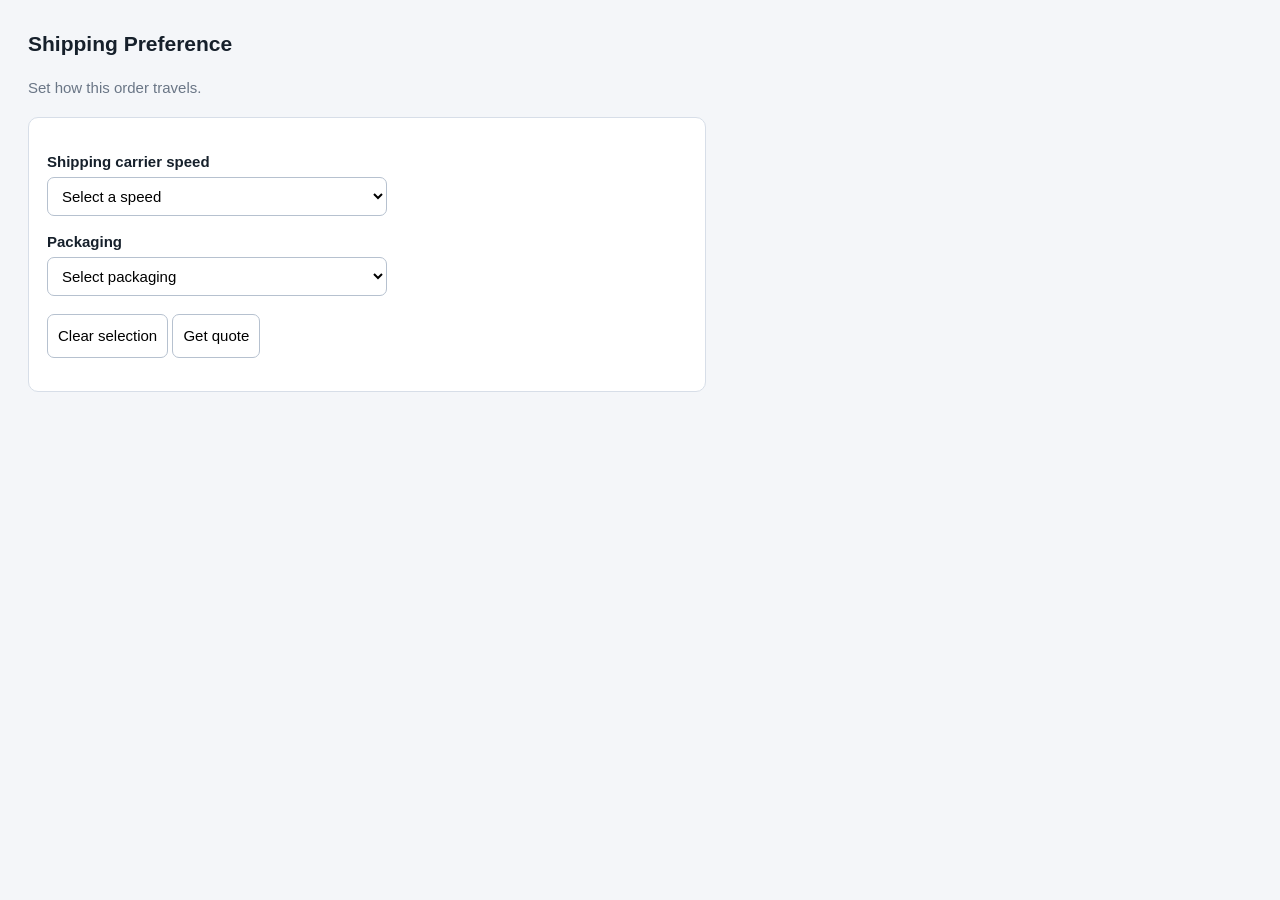
<file: tests/fixtures/jev_select_probe.html>
<!doctype html>
<html lang="en">
<head>
<meta charset="utf-8">
<meta name="viewport" content="width=device-width, initial-scale=1">
<title>Shipping Preference — Jev SELECT probe</title>
<!--
  PART B / SELECT live evidence: a native <select> plus a plausible second
  combobox, so the operation must be SELECT and the target must be the right
  control. The page records the applied value for an independent validator.
-->
<style>
  body { margin: 0; padding: 28px; font: 15px/1.55 -apple-system, "Segoe UI", Roboto, sans-serif;
         color: #16202b; background: #f4f6f9; }
  h1 { font-size: 21px; margin: 0 0 4px; }
  section { background: #fff; border: 1px solid #d7dee8; border-radius: 10px;
            padding: 18px; margin-top: 18px; max-width: 640px; }
  label.field { display: block; font-weight: 600; margin: 14px 0 4px; }
  select, button { font: inherit; padding: 9px 10px; border: 1px solid #b6c1cf;
                   border-radius: 7px; background: #fff; }
  select { width: 100%; max-width: 340px; }
  button { cursor: pointer; }
  #confirmation { border-color: #1d8a4e; background: #eefaf2; display: none; }
  #confirmation.on { display: block; }
  .muted { color: #6a7686; }
</style>
</head>
<body data-carrier="" data-packaging="" data-confirmed="false">
<h1>Shipping Preference</h1>
<p class="muted">Set how this order travels.</p>

<section>
  <label class="field" for="carrier">Shipping carrier speed</label>
  <select id="carrier">
    <option value="">Select a speed</option>
    <option value="standard">Standard (5 days)</option>
    <option value="express">Express (2 days)</option>
    <option value="overnight">Overnight (next morning)</option>
  </select>

  <label class="field" for="packaging">Packaging</label>
  <select id="packaging">
    <option value="">Select packaging</option>
    <option value="box">Cardboard box</option>
    <option value="envelope">Padded envelope</option>
    <option value="crate">Wooden crate</option>
  </select>

  <p class="bar" style="margin-top:18px">
    <button id="clear" type="button">Clear selection</button>
    <button id="quote" type="button">Get quote</button>
  </p>
</section>

<section id="confirmation">
  <strong>Carrier set to Overnight (next morning).</strong>
  <p id="confirmation-detail">Next-morning delivery is selected.</p>
</section>

<script>
(() => {
  const body = document.body;
  const carrier = document.getElementById('carrier');
  const packaging = document.getElementById('packaging');
  const confirmation = document.getElementById('confirmation');
  const sync = () => {
    body.dataset.carrier = carrier.value;
    body.dataset.packaging = packaging.value;
    const done = carrier.value === 'overnight';
    body.dataset.confirmed = String(done);
    confirmation.classList.toggle('on', done);
  };
  carrier.addEventListener('change', sync);
  packaging.addEventListener('change', sync);
  document.getElementById('clear').addEventListener('click', () => {
    carrier.value = ''; packaging.value = ''; sync();
  });
  sync();
})();
</script>
</body>
</html>
</file>
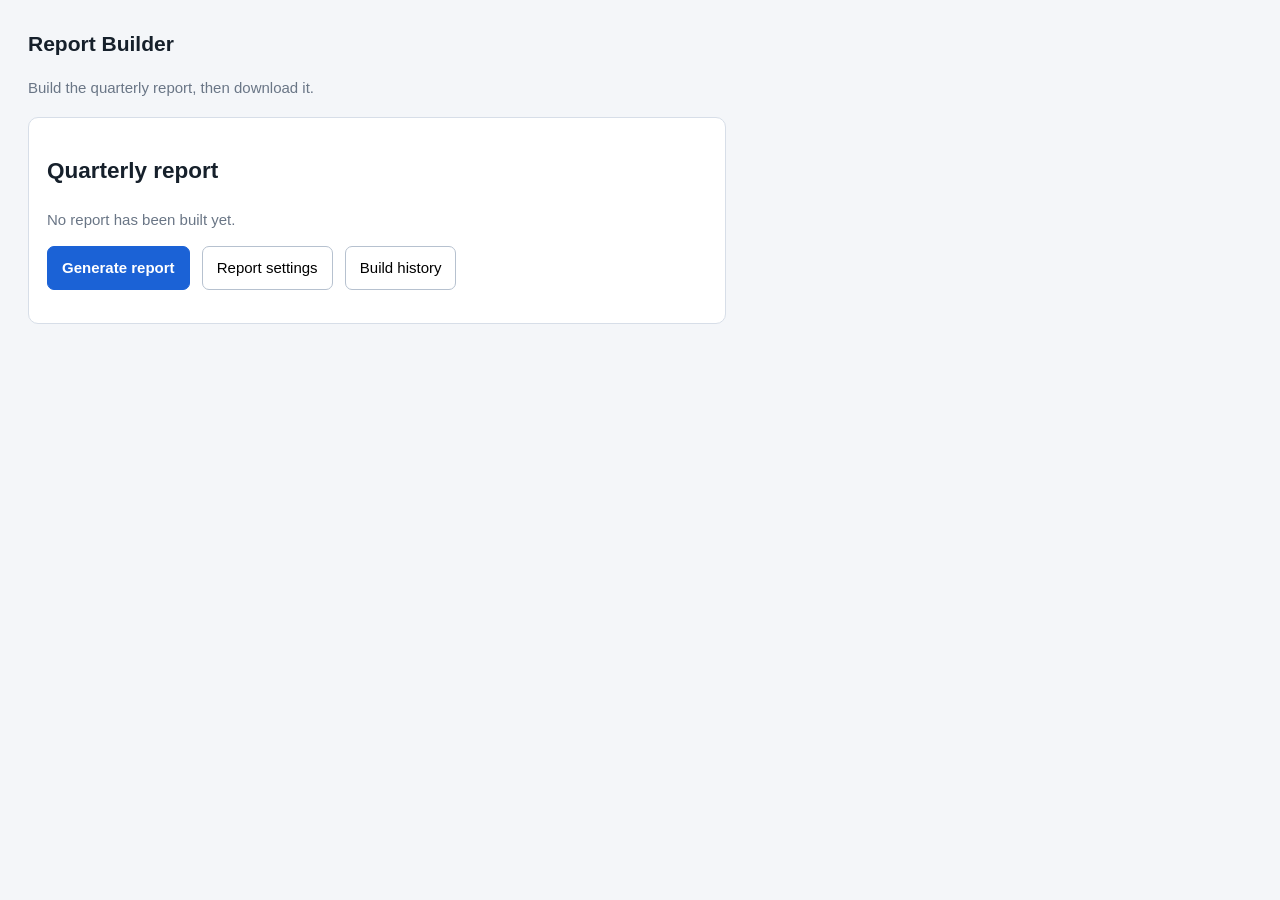
<file: tests/fixtures/jev_wait_probe.html>
<!doctype html>
<html lang="en">
<head>
<meta charset="utf-8">
<meta name="viewport" content="width=device-width, initial-scale=1">
<title>Report Builder — Jev WAIT probe</title>
<!--
  PART B / WAIT live evidence: one deterministic asynchronous state. Starting
  the build exposes no useful control until the fixed delay elapses, so the
  only correct operation in between is WAIT. Nothing here needs a scroll.

  The delay is deliberately longer than either backend's own post-action
  settle: Ego waits for a mutated page to hold still (about 1.3 s) before it
  decides again, so a shorter job would already be finished by the next
  observation and the run would never have to choose WAIT.
-->
<style>
  body { margin: 0; padding: 28px; font: 15px/1.55 -apple-system, "Segoe UI", Roboto, sans-serif;
         color: #16202b; background: #f4f6f9; }
  h1 { font-size: 21px; margin: 0 0 4px; }
  section { background: #fff; border: 1px solid #d7dee8; border-radius: 10px;
            padding: 18px; margin-top: 18px; max-width: 660px; }
  button { font: inherit; padding: 9px 14px; border: 1px solid #b6c1cf;
           border-radius: 7px; background: #fff; cursor: pointer; margin-right: 8px; }
  button.primary { background: #1b62d6; border-color: #1b62d6; color: #fff; font-weight: 600; }
  #status { margin: 0; color: #6a7686; }
  #result { border-color: #1d8a4e; background: #eefaf2; display: none; }
  #result.on { display: block; }
</style>
</head>
<body data-started="false" data-ready="false" data-downloaded="false" data-distractor-clicks="0">
<h1>Report Builder</h1>
<p style="color:#6a7686">Build the quarterly report, then download it.</p>

<section>
  <h2>Quarterly report</h2>
  <p id="status">No report has been built yet.</p>
  <p>
    <button id="generate" class="primary" type="button">Generate report</button>
    <button id="settings" type="button">Report settings</button>
    <button id="history" type="button">Build history</button>
  </p>
  <div id="slot"></div>
</section>

<section id="result">
  <strong>Report is ready.</strong>
  <p id="result-detail">The quarterly report finished building.</p>
</section>

<script>
(() => {
  const DELAY_MS = 3500;
  const body = document.body;
  const status = document.getElementById('status');
  const slot = document.getElementById('slot');
  document.getElementById('generate').addEventListener('click', () => {
    slot.replaceChildren();
    body.dataset.started = 'true';
    body.dataset.ready = 'false';
    status.textContent = 'Building the quarterly report…';
    setTimeout(() => {
      const button = document.createElement('button');
      button.id = 'download';
      button.type = 'button';
      button.textContent = 'Download report';
      button.addEventListener('click', () => {
        body.dataset.downloaded = 'true';
        document.getElementById('result').classList.add('on');
        status.textContent = 'Downloaded.';
      });
      slot.replaceChildren(button);
      body.dataset.ready = 'true';
      status.textContent = 'Build finished. The report can be downloaded.';
    }, DELAY_MS);
  });
  for (const id of ['settings', 'history']) {
    document.getElementById(id).addEventListener('click', () => {
      body.dataset.distractorClicks = String((Number(body.dataset.distractorClicks) || 0) + 1);
    });
  }
})();
</script>
</body>
</html>
</file>
<file: extension/sidebar/sidebar.css>
:root {
  color-scheme: dark;
  --bg: #101014;
  --panel: #17171d;
  --line: #26262e;
  --text: #e7e7ea;
  --muted: #8b8b95;
  --accent: #7c6cff;
  --ok: #3dd68c;
  --warn: #ffb224;
}
* { box-sizing: border-box; }
body {
  margin: 0;
  font: 13px/1.45 system-ui, -apple-system, "Segoe UI", sans-serif;
  background: var(--bg);
  color: var(--text);
  display: flex;
  flex-direction: column;
  height: 100vh;
}
header {
  display: flex;
  align-items: center;
  justify-content: space-between;
  padding: 10px 14px;
  border-bottom: 1px solid var(--line);
}
.brand { font-weight: 600; letter-spacing: 0.02em; }
.connection { display: flex; align-items: center; gap: 6px; color: var(--muted); font-size: 11px; }
.connection i { width: 8px; height: 8px; border-radius: 50%; background: var(--warn); display: inline-block; }
.connection.on i { background: var(--ok); }
main { flex: 1; overflow-y: auto; padding: 14px; display: flex; flex-direction: column; gap: 14px; }
.composer { background: var(--panel); border: 1px solid var(--line); border-radius: 10px; padding: 12px; }
.composer label { display: block; margin-bottom: 8px; color: var(--muted); font-size: 12px; }
textarea {
  width: 100%;
  resize: vertical;
  background: var(--bg);
  color: var(--text);
  border: 1px solid var(--line);
  border-radius: 8px;
  padding: 8px 10px;
  font: inherit;
}
textarea:focus { outline: 1px solid var(--accent); }
.row { display: flex; align-items: center; gap: 8px; margin-top: 8px; }
button {
  background: var(--panel);
  color: var(--text);
  border: 1px solid var(--line);
  border-radius: 8px;
  padding: 6px 16px;
  font: inherit;
  cursor: pointer;
}
button:hover { border-color: var(--accent); }
button.primary { background: var(--accent); border-color: var(--accent); color: #fff; font-weight: 600; }
.hint { color: var(--muted); font-size: 11px; }
#error {
  background: #3a1520;
  border: 1px solid #7a2b3f;
  color: #ffb3c1;
  border-radius: 8px;
  padding: 8px 10px;
  font-size: 12px;
}
#live { display: flex; flex-direction: column; gap: 8px; }
.status-line { display: flex; justify-content: space-between; color: var(--muted); font-size: 12px; }
#status { color: var(--text); font-weight: 600; }
#screenshot { width: 100%; border: 1px solid var(--line); border-radius: 8px; }
h3 { margin: 8px 0 2px; font-size: 11px; text-transform: uppercase; letter-spacing: 0.08em; color: var(--muted); }
.plan { margin: 0; padding-left: 0; list-style: none; display: flex; flex-direction: column; gap: 4px; }
.plan li { display: flex; gap: 8px; align-items: baseline; }
.plan li.done { color: var(--muted); text-decoration: line-through; }
.plan li.current::before { content: "▸"; color: var(--accent); }
.plan li.current { color: var(--text); font-weight: 600; }
.history { display: flex; flex-direction: column; gap: 4px; font-size: 12px; }
.history div { display: flex; gap: 8px; border-bottom: 1px dashed var(--line); padding-bottom: 4px; }
.history .number { color: var(--muted); }
.history .time { margin-left: auto; color: var(--muted); white-space: nowrap; }
.history b { color: var(--accent); font-weight: 500; }
footer {
  padding: 8px 14px;
  border-top: 1px solid var(--line);
  color: var(--muted);
  font-size: 11px;
}
.providers {
  display: flex;
  flex-direction: column;
  gap: 4px;
  background: var(--panel);
  border: 1px solid var(--line);
  border-radius: 8px;
  padding: 8px 10px;
  font-size: 12px;
}
.provider b { color: var(--text); font-weight: 600; }
.provider small { display: block; color: var(--warn); font-size: 11px; margin-top: 2px; word-break: break-word; }
.provider.ok small { color: var(--muted); }

/* ── approvals (MVP-4) ─────────────────────────────────────────────── */
#approval {
  background: #3a2e15;
  border: 1px solid #7a642b;
  color: #ffd79b;
  border-radius: 8px;
  padding: 10px;
  font-size: 12px;
  display: flex;
  flex-direction: column;
  gap: 6px;
}
#approval .approval-title { font-weight: 600; }
#approval code {
  background: var(--bg);
  border: 1px solid var(--line);
  border-radius: 6px;
  padding: 6px 8px;
  font: 11px/1.4 ui-monospace, Consolas, monospace;
  word-break: break-all;
  white-space: pre-wrap;
  color: var(--text);
}

/* ── models panel (MVP-1) ──────────────────────────────────────────── */
.panel { background: var(--panel); border: 1px solid var(--line); border-radius: 10px; padding: 0 12px; }
.panel > summary {
  cursor: pointer;
  padding: 10px 0;
  font-weight: 600;
  font-size: 12px;
  color: var(--text);
  list-style: none;
  user-select: none;
}
.panel > summary::before { content: "▸ "; color: var(--muted); }
.panel[open] > summary::before { content: "▾ "; }
.panel > *:not(summary) { margin-bottom: 10px; }
.presets-label { margin-top: 2px; }
.presets { display: flex; flex-wrap: wrap; gap: 6px; }
.chip {
  background: var(--bg);
  border: 1px solid var(--line);
  border-radius: 999px;
  padding: 3px 12px;
  font-size: 11px;
  cursor: pointer;
  color: var(--text);
}
.chip:hover { border-color: var(--accent); }
.role-row { border-top: 1px dashed var(--line); padding: 10px 0 4px; display: flex; flex-direction: column; gap: 6px; }
.role-head { display: flex; align-items: baseline; gap: 8px; }
.role-head b { font-size: 12px; }
select, input[type="number"] {
  background: var(--bg);
  color: var(--text);
  border: 1px solid var(--line);
  border-radius: 8px;
  padding: 5px 8px;
  font: inherit;
  font-size: 12px;
  width: 100%;
}
select:focus, input[type="number"]:focus { outline: 1px solid var(--accent); }
.adv summary { cursor: pointer; color: var(--muted); font-size: 11px; user-select: none; }
.adv .param-grid { display: grid; grid-template-columns: auto 1fr; gap: 8px 10px; align-items: center; margin-top: 6px; }
.adv .param-grid label { color: var(--muted); font-size: 11px; }
#registry-status { margin-left: auto; }

/* ── orchestrated task view (MVP-3) ────────────────────────────────── */
#task { background: var(--panel); border: 1px solid var(--line); border-radius: 10px; padding: 12px; display: flex; flex-direction: column; gap: 8px; }
#task-status { color: var(--text); font-weight: 600; }
.chips { display: flex; flex-wrap: wrap; gap: 4px; }
.chips .chip { cursor: default; background: transparent; color: var(--muted); padding: 2px 10px; }
.task-log { display: flex; flex-direction: column; gap: 6px; font-size: 12px; max-height: 260px; overflow-y: auto; }
.task-step { border: 1px solid var(--line); border-radius: 8px; padding: 6px 8px; display: flex; flex-direction: column; gap: 3px; }
.task-step .head { display: flex; gap: 8px; align-items: baseline; }
.task-step .number { color: var(--muted); font-size: 11px; }
.task-step .head code { font: 11px ui-monospace, Consolas, monospace; color: var(--accent); word-break: break-all; }
.task-step .res { color: var(--muted); font-size: 11px; word-break: break-word; }
.task-step .err { color: #ffb3c1; font-size: 11px; word-break: break-word; }
.task-step.bad { border-color: #7a2b3f; }
.thinking {
  background: var(--bg);
  border: 1px dashed var(--line);
  border-radius: 8px;
  padding: 8px 10px;
  font: 11px/1.5 ui-monospace, Consolas, monospace;
  color: var(--muted);
  white-space: pre-wrap;
  word-break: break-word;
  max-height: 120px;
  overflow-y: auto;
}
.profile-row { flex-wrap: wrap; }
.profile-row input[type="text"] {
  flex: 1;
  min-width: 120px;
  background: var(--bg);
  color: var(--text);
  border: 1px solid var(--line);
  border-radius: 8px;
  padding: 5px 8px;
  font: inherit;
  font-size: 12px;
}
.chip.profile { display: inline-flex; align-items: center; gap: 6px; }
.chip.profile .del { font-style: normal; color: var(--muted); padding: 0 2px; }
.chip.profile .del:hover { color: #ffb3c1; }
.final {
  background: var(--bg);
  border: 1px solid var(--accent);
  border-radius: 8px;
  padding: 10px;
  font-size: 12px;
  white-space: pre-wrap;
  word-break: break-word;
  max-height: 320px;
  overflow-y: auto;
}
</file>
